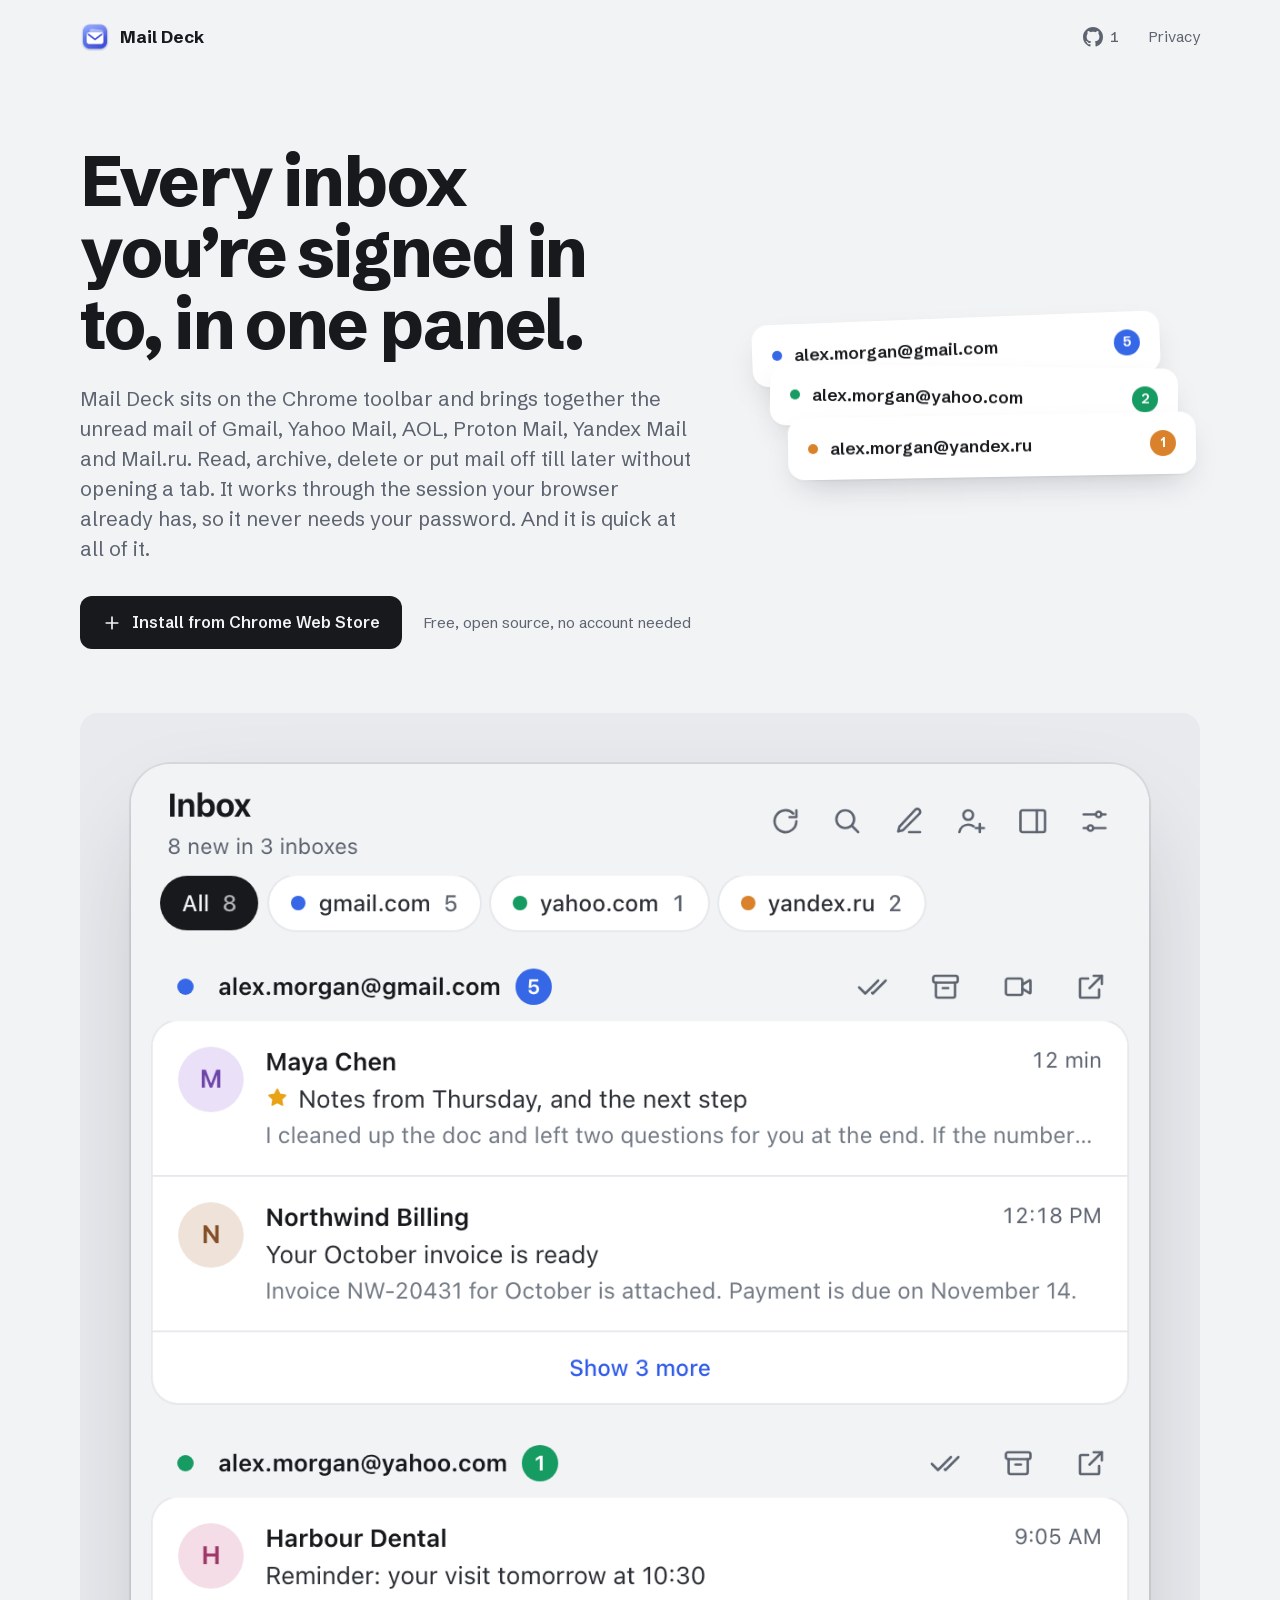
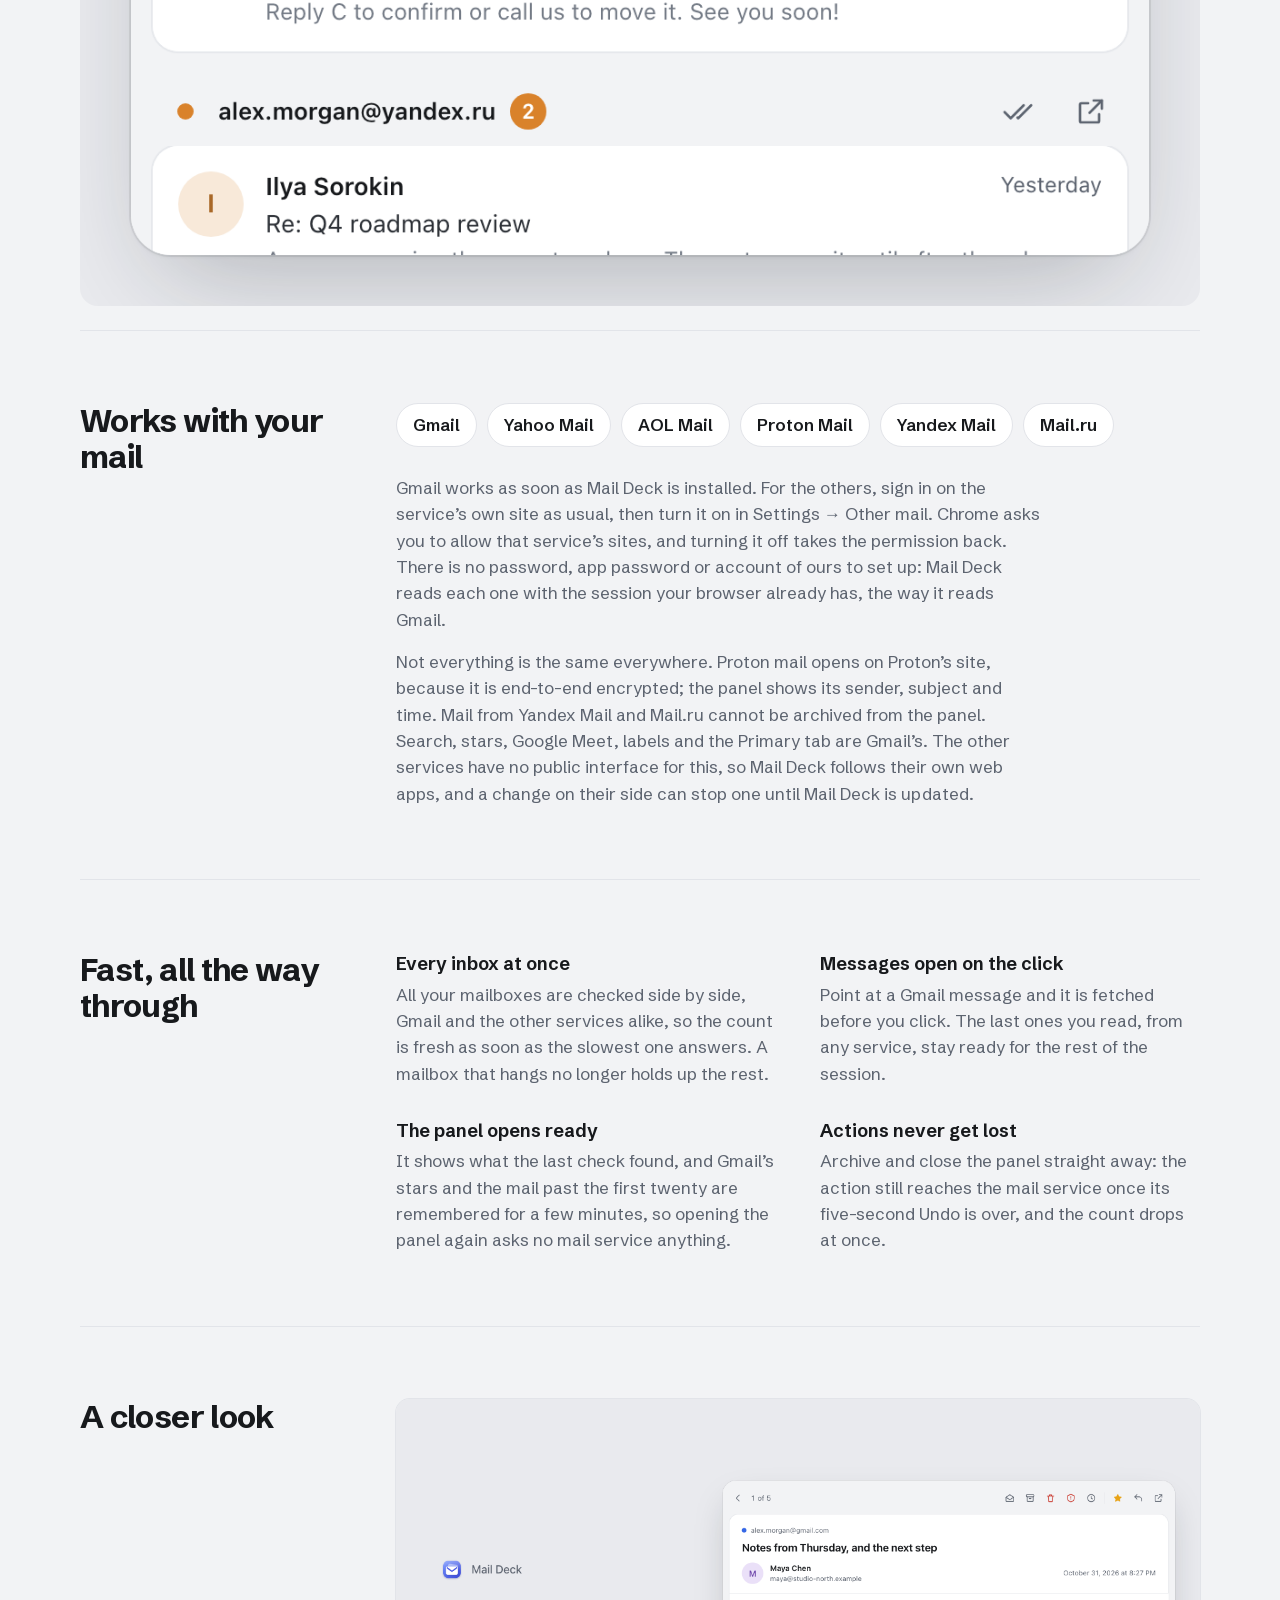
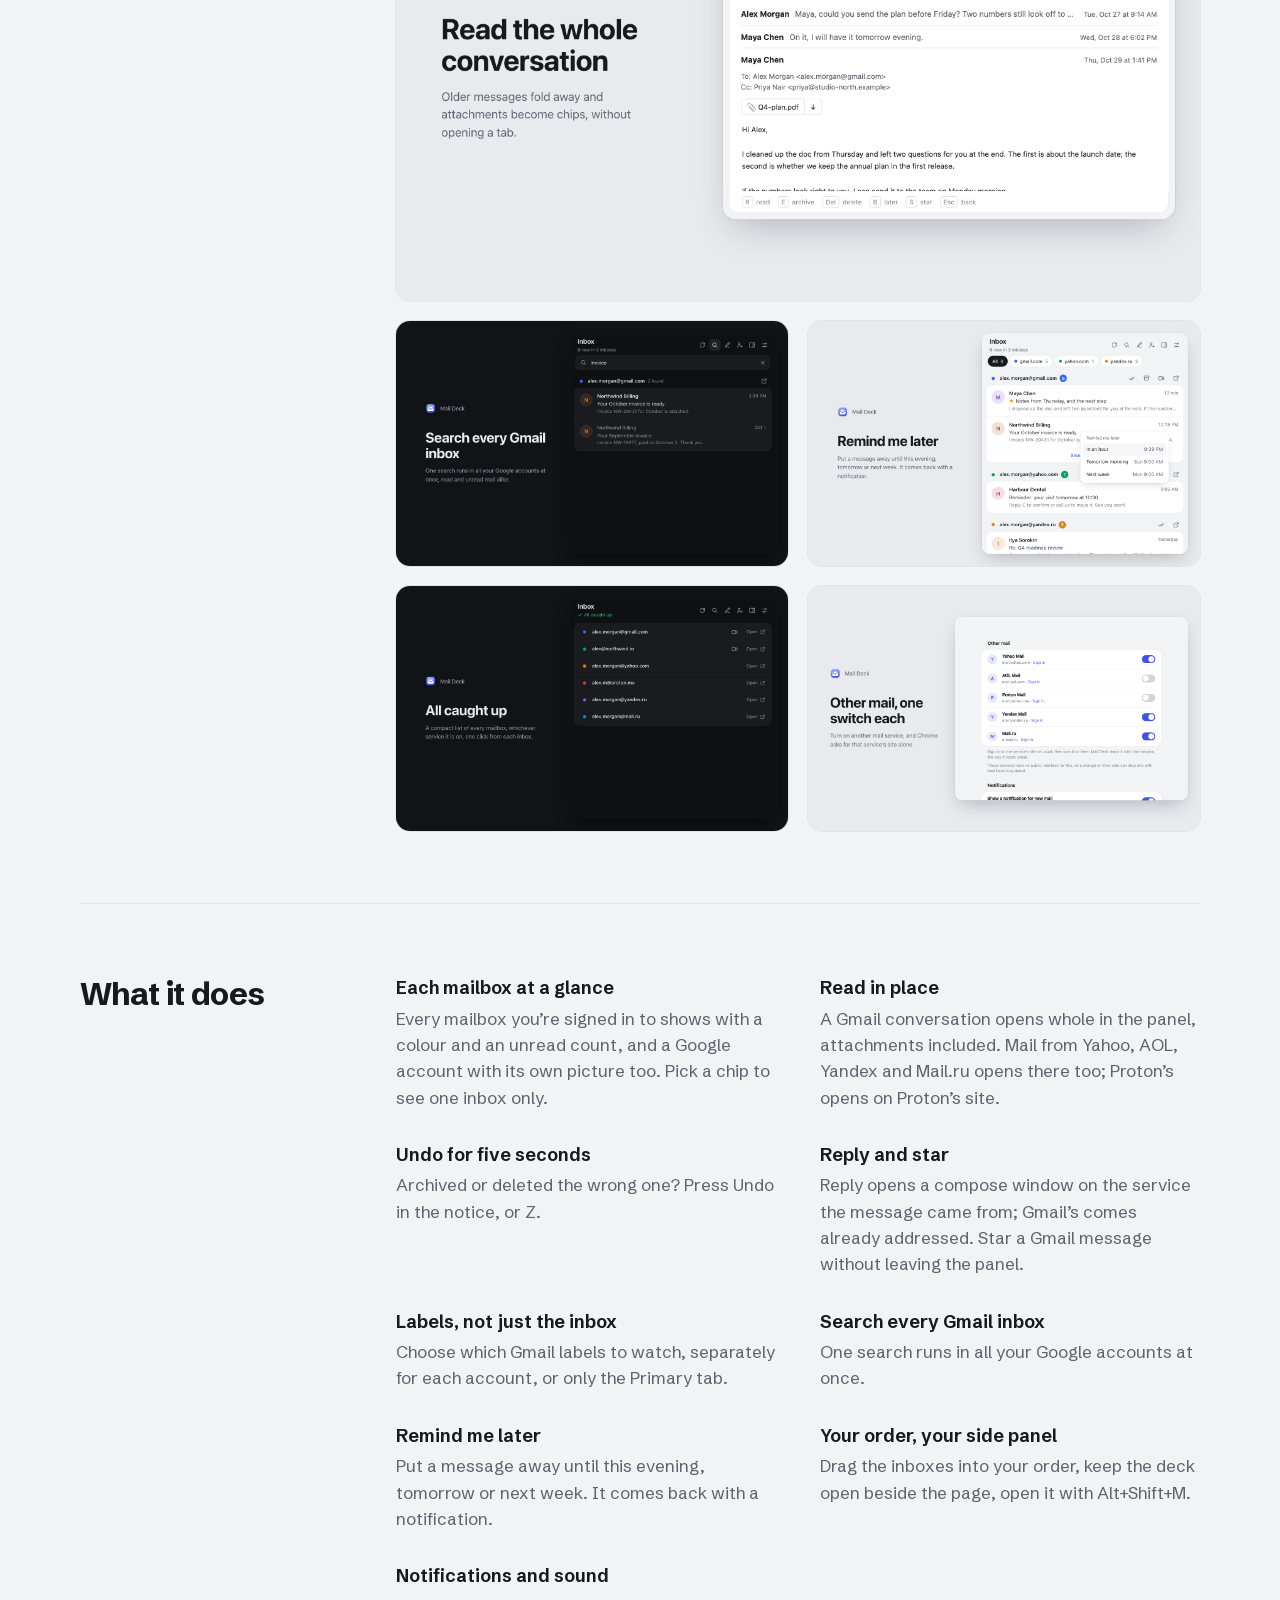
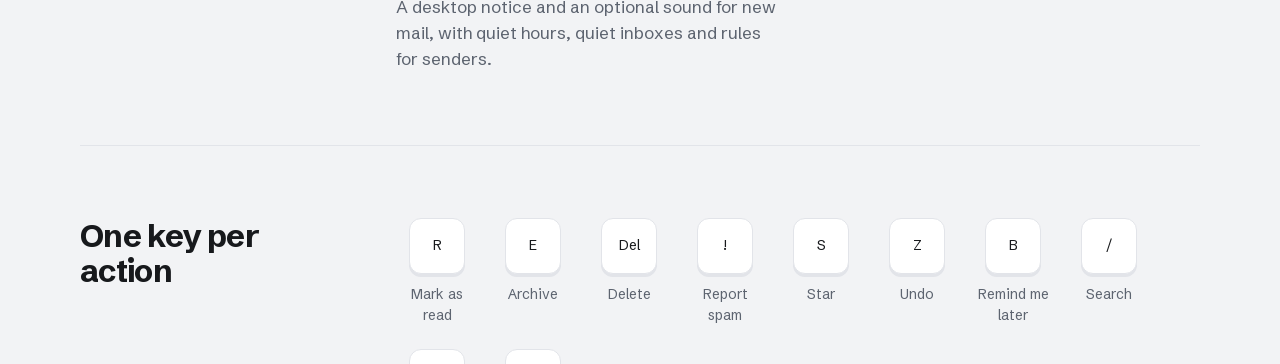
<file: docs/index.html>
<!DOCTYPE html>
<html lang="en">
<head>
  <meta charset="utf-8">
  <meta name="viewport" content="width=device-width, initial-scale=1">
  <title>Mail Deck</title>
  <meta name="description" content="Unread mail from Gmail, Yahoo Mail, AOL, Proton Mail, Yandex Mail and Mail.ru in one Chrome toolbar panel. Read, archive or delete it without opening a tab.">
  <meta property="og:title" content="Mail Deck">
  <meta property="og:description" content="Every inbox you’re signed in to, in one fast panel: Gmail, Yahoo Mail, AOL, Proton Mail, Yandex Mail and Mail.ru, with the session your browser already has.">
  <link rel="canonical" href="https://eabychkov.github.io/mail-deck/">
  <meta name="google-site-verification" content="rbf2NLE_nnhFeSo38FrEwmTpfpZyqi-4t7hF4axL8VQ">
  <meta property="og:type" content="website">
  <meta property="og:site_name" content="Mail Deck">
  <meta property="og:image" content="https://eabychkov.github.io/mail-deck/images/social.png">
  <meta property="og:image:width" content="1280">
  <meta property="og:image:height" content="640">
  <meta property="og:image:alt" content="Mail Deck: every inbox you’re signed in to, in one fast panel">
  <meta property="og:url" content="https://eabychkov.github.io/mail-deck/">
  <meta name="twitter:card" content="summary_large_image">
  <link rel="icon" type="image/png" href="favicon.png">
  <link rel="apple-touch-icon" href="icon.png">
  <script type="application/ld+json">
  {
    "@context": "https://schema.org",
    "@type": "SoftwareApplication",
    "name": "Mail Deck",
    "description": "Unread mail from Gmail, Yahoo Mail, AOL, Proton Mail, Yandex Mail and Mail.ru in one Chrome toolbar panel. Read, archive or delete it without opening a tab.",
    "url": "https://eabychkov.github.io/mail-deck/",
    "downloadUrl": "https://chromewebstore.google.com/detail/mail-deck/hjlkjemogfgkpbbnogihekjcdmafecff",
    "image": "https://eabychkov.github.io/mail-deck/images/social.png",
    "applicationCategory": "BrowserApplication",
    "operatingSystem": "Chrome",
    "offers": {
      "@type": "Offer",
      "price": "0",
      "priceCurrency": "USD"
    },
    "isAccessibleForFree": true,
    "license": "https://www.mozilla.org/MPL/1.1/",
    "codeRepository": "https://github.com/EAbychkov/mail-deck"
  }
  </script>
  <link rel="preload" href="fonts/schibsted-grotesk.woff2" as="font" type="font/woff2" crossorigin>
  <link rel="stylesheet" href="style.css">
  <script src="stars.js" defer></script>
</head>
<body>
  <header class="top wrap">
    <a class="brand" href="./"><img src="icon.png" alt="">Mail Deck</a>
    <a class="gh" href="https://github.com/EAbychkov/mail-deck" title="Source on GitHub" aria-label="Source on GitHub, stars: 1"><svg viewBox="0 0 16 16" width="20" height="20" aria-hidden="true"><path fill="currentColor" d="M8 0C3.58 0 0 3.58 0 8c0 3.54 2.29 6.53 5.47 7.59.4.07.55-.17.55-.38 0-.19-.01-.82-.01-1.49-2.01.37-2.53-.49-2.69-.94-.09-.23-.48-.94-.82-1.13-.28-.15-.68-.52-.01-.53.63-.01 1.08.58 1.23.82.72 1.21 1.87.87 2.33.66.07-.52.28-.87.51-1.07-1.78-.2-3.64-.89-3.64-3.95 0-.87.31-1.59.82-2.15-.08-.2-.36-1.02.08-2.12 0 0 .67-.21 2.2.82.64-.18 1.32-.27 2-.27.68 0 1.36.09 2 .27 1.53-1.04 2.2-.82 2.2-.82.44 1.1.16 1.92.08 2.12.51.56.82 1.27.82 2.15 0 3.07-1.87 3.75-3.65 3.95.29.25.54.73.54 1.48 0 1.07-.01 1.93-.01 2.2 0 .21.15.46.55.38A8.013 8.013 0 0 0 16 8c0-4.42-3.58-8-8-8z"/></svg><span class="stars">1</span></a>
    <a href="#privacy">Privacy</a>
  </header>

  <main>
    <section class="hero wrap">
      <div>
        <h1>Every inbox you’re signed in to, in one panel.</h1>
        <p class="lede">Mail Deck sits on the Chrome toolbar and brings together the unread mail of Gmail, Yahoo Mail, AOL, Proton Mail, Yandex Mail and Mail.ru. Read, archive, delete or put mail off till later without opening a tab. It works through the session your browser already has, so it never needs your password. And it is quick at all of it.</p>
        <div class="cta">
          <a class="install" href="https://chromewebstore.google.com/detail/mail-deck/hjlkjemogfgkpbbnogihekjcdmafecff">
            <svg viewBox="0 0 24 24" fill="none" stroke="currentColor" stroke-width="2" stroke-linecap="round" aria-hidden="true"><path d="M12 5v14M5 12h14"/></svg>
            Install from Chrome Web Store
          </a>
          <span class="note">Free, open source, no account needed</span>
        </div>
      </div>
      <div class="deck" aria-hidden="true">
        <div class="acc" style="--c: var(--blue)"><span class="dot"></span><span class="addr">alex.morgan@gmail.com</span><span class="n">5</span></div>
        <div class="acc" style="--c: var(--green)"><span class="dot"></span><span class="addr">alex.morgan@yahoo.com</span><span class="n">2</span></div>
        <div class="acc" style="--c: var(--orange)"><span class="dot"></span><span class="addr">alex.morgan@yandex.ru</span><span class="n">1</span></div>
      </div>
    </section>

    <figure class="shot wrap">
      <picture>
        <source media="(max-width: 600px) and (prefers-color-scheme: dark)" srcset="images/inbox-dark.png" width="1232" height="1312">
        <source media="(max-width: 600px)" srcset="images/inbox-light.png" width="1232" height="1312">
        <source media="(prefers-color-scheme: dark)" srcset="images/hero-dark.png">
        <img src="images/hero-light.png" width="2904" height="1312" alt="The Mail Deck panel: unread mail from Gmail, Yahoo Mail and Yandex Mail mailboxes, and an open message">
      </picture>
    </figure>

    <section class="block wrap" id="services">
      <h2>Works with your mail</h2>
      <div class="works">
        <ul class="services">
          <li>Gmail</li>
          <li>Yahoo Mail</li>
          <li>AOL Mail</li>
          <li>Proton Mail</li>
          <li>Yandex Mail</li>
          <li>Mail.ru</li>
        </ul>
        <p>Gmail works as soon as Mail Deck is installed. For the others, sign in on the service’s own site as usual, then turn it on in Settings → Other mail. Chrome asks you to allow that service’s sites, and turning it off takes the permission back. There is no password, app password or account of ours to set up: Mail Deck reads each one with the session your browser already has, the way it reads Gmail.</p>
        <p>Not everything is the same everywhere. Proton mail opens on Proton’s site, because it is end-to-end encrypted; the panel shows its sender, subject and time. Mail from Yandex Mail and Mail.ru cannot be archived from the panel. Search, stars, Google Meet, labels and the Primary tab are Gmail’s. The other services have no public interface for this, so Mail Deck follows their own web apps, and a change on their side can stop one until Mail Deck is updated.</p>
      </div>
    </section>

    <section class="block wrap">
      <h2>Fast, all the way through</h2>
      <ul class="features">
        <li>
          <h3>Every inbox at once</h3>
          <p>All your mailboxes are checked side by side, Gmail and the other services alike, so the count is fresh as soon as the slowest one answers. A mailbox that hangs no longer holds up the rest.</p>
        </li>
        <li>
          <h3>Messages open on the click</h3>
          <p>Point at a Gmail message and it is fetched before you click. The last ones you read, from any service, stay ready for the rest of the session.</p>
        </li>
        <li>
          <h3>The panel opens ready</h3>
          <p>It shows what the last check found, and Gmail’s stars and the mail past the first twenty are remembered for a few minutes, so opening the panel again asks no mail service anything.</p>
        </li>
        <li>
          <h3>Actions never get lost</h3>
          <p>Archive and close the panel straight away: the action still reaches the mail service once its five-second Undo is over, and the count drops at once.</p>
        </li>
      </ul>
    </section>

    <section class="block wrap">
      <h2>A closer look</h2>
      <div class="screens">
        <img src="images/screens/2-read.png" width="1280" height="800" loading="lazy" alt="A conversation open in the panel: older messages folded, an attachment chip">
        <img src="images/screens/3-search.png" width="1280" height="800" loading="lazy" alt="One search across two Gmail inboxes, read and unread results">
        <img src="images/screens/4-later.png" width="1280" height="800" loading="lazy" alt="The Remind me later menu over a message">
        <img src="images/screens/5-empty.png" width="1280" height="800" loading="lazy" alt="All caught up: a compact list of six mailboxes on Gmail, Yahoo Mail, Proton Mail, Yandex Mail and Mail.ru">
        <img src="images/screens/6-settings.png" width="1280" height="800" loading="lazy" alt="Settings: Other mail, with a switch for each mail service">
      </div>
    </section>

    <section class="block wrap">
      <h2>What it does</h2>
      <ul class="features">
        <li>
          <h3>Each mailbox at a glance</h3>
          <p>Every mailbox you’re signed in to shows with a colour and an unread count, and a Google account with its own picture too. Pick a chip to see one inbox only.</p>
        </li>
        <li>
          <h3>Read in place</h3>
          <p>A Gmail conversation opens whole in the panel, attachments included. Mail from Yahoo, AOL, Yandex and Mail.ru opens there too; Proton’s opens on Proton’s site.</p>
        </li>
        <li>
          <h3>Undo for five seconds</h3>
          <p>Archived or deleted the wrong one? Press Undo in the notice, or Z.</p>
        </li>
        <li>
          <h3>Reply and star</h3>
          <p>Reply opens a compose window on the service the message came from; Gmail’s comes already addressed. Star a Gmail message without leaving the panel.</p>
        </li>
        <li>
          <h3>Labels, not just the inbox</h3>
          <p>Choose which Gmail labels to watch, separately for each account, or only the Primary tab.</p>
        </li>
        <li>
          <h3>Search every Gmail inbox</h3>
          <p>One search runs in all your Google accounts at once.</p>
        </li>
        <li>
          <h3>Remind me later</h3>
          <p>Put a message away until this evening, tomorrow or next week. It comes back with a notification.</p>
        </li>
        <li>
          <h3>Your order, your side panel</h3>
          <p>Drag the inboxes into your order, keep the deck open beside the page, open it with Alt+Shift+M.</p>
        </li>
        <li>
          <h3>Notifications and sound</h3>
          <p>A desktop notice and an optional sound for new mail, with quiet hours, quiet inboxes and rules for senders.</p>
        </li>
      </ul>
    </section>

    <section class="block wrap">
      <h2>One key per action</h2>
      <ul class="keys">
        <li><kbd>R</kbd>Mark as read</li>
        <li><kbd>E</kbd>Archive</li>
        <li><kbd>Del</kbd>Delete</li>
        <li><kbd>!</kbd>Report spam</li>
        <li><kbd>S</kbd>Star</li>
        <li><kbd>Z</kbd>Undo</li>
        <li><kbd>B</kbd>Remind me later</li>
        <li><kbd>/</kbd>Search</li>
        <li><kbd>O</kbd>Open in the web app</li>
        <li><kbd>J</kbd>Next message</li>
      </ul>
      <p class="after">The keys go by position, so they work with any keyboard layout. Star and search are for Gmail; archive works everywhere but Yandex Mail and Mail.ru.</p>
    </section>

    <section class="block quiet wrap" id="privacy">
      <h2>Nothing in between</h2>
      <div>
        <p>Mail Deck has no servers and no analytics. It talks only to Google and to the mail services you turn on, each with the session your browser already has, and never sees your password.</p>
        <p><a href="privacy.html">Read the privacy policy</a></p>
      </div>
    </section>
  </main>

  <footer class="foot wrap">
    <p>Mail Deck is not made by or affiliated with Google, Yahoo, AOL, Proton, Yandex or VK. Gmail is a trademark of Google LLC; the other names belong to their owners.</p>
    <a href="https://github.com/EAbychkov/mail-deck">GitHub</a>
    <a href="https://github.com/EAbychkov/mail-deck/issues">Report a problem</a>
    <a href="privacy.html">Privacy</a>
  </footer>
</body>
</html>
</file>
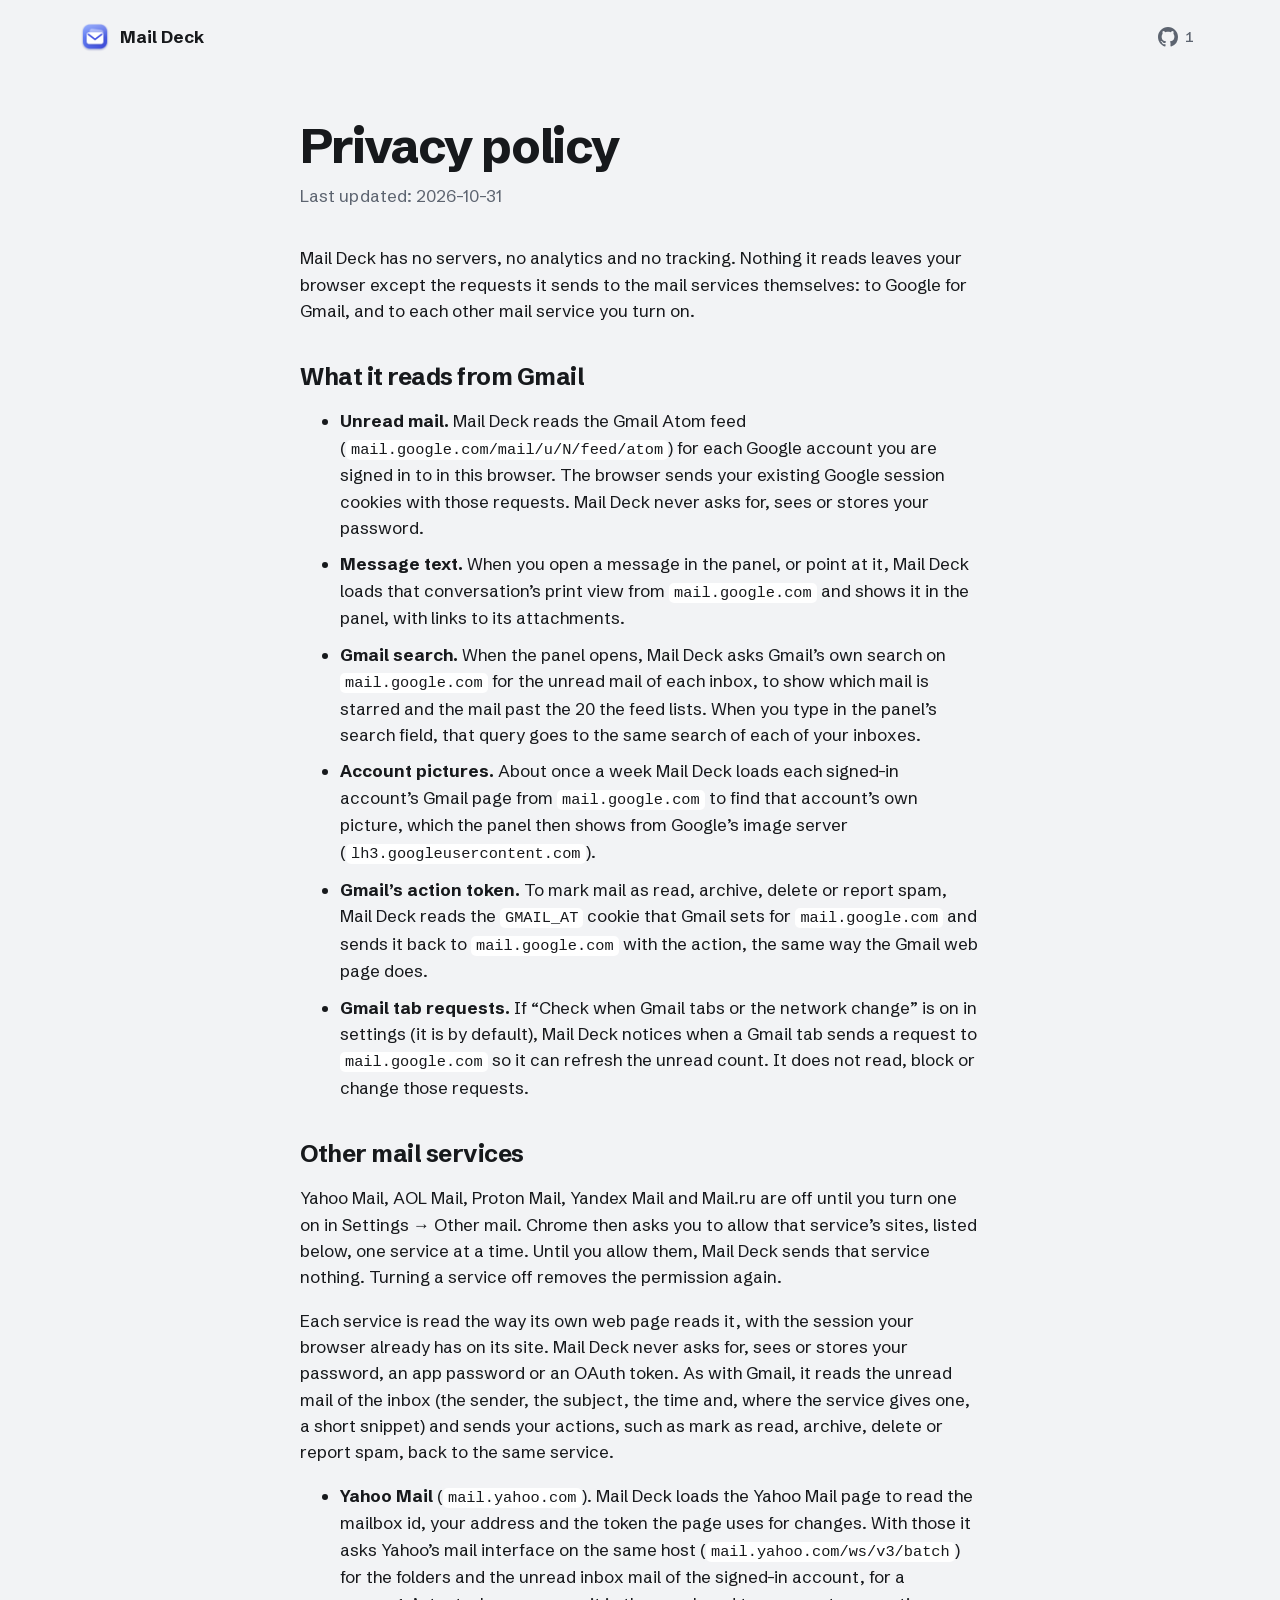
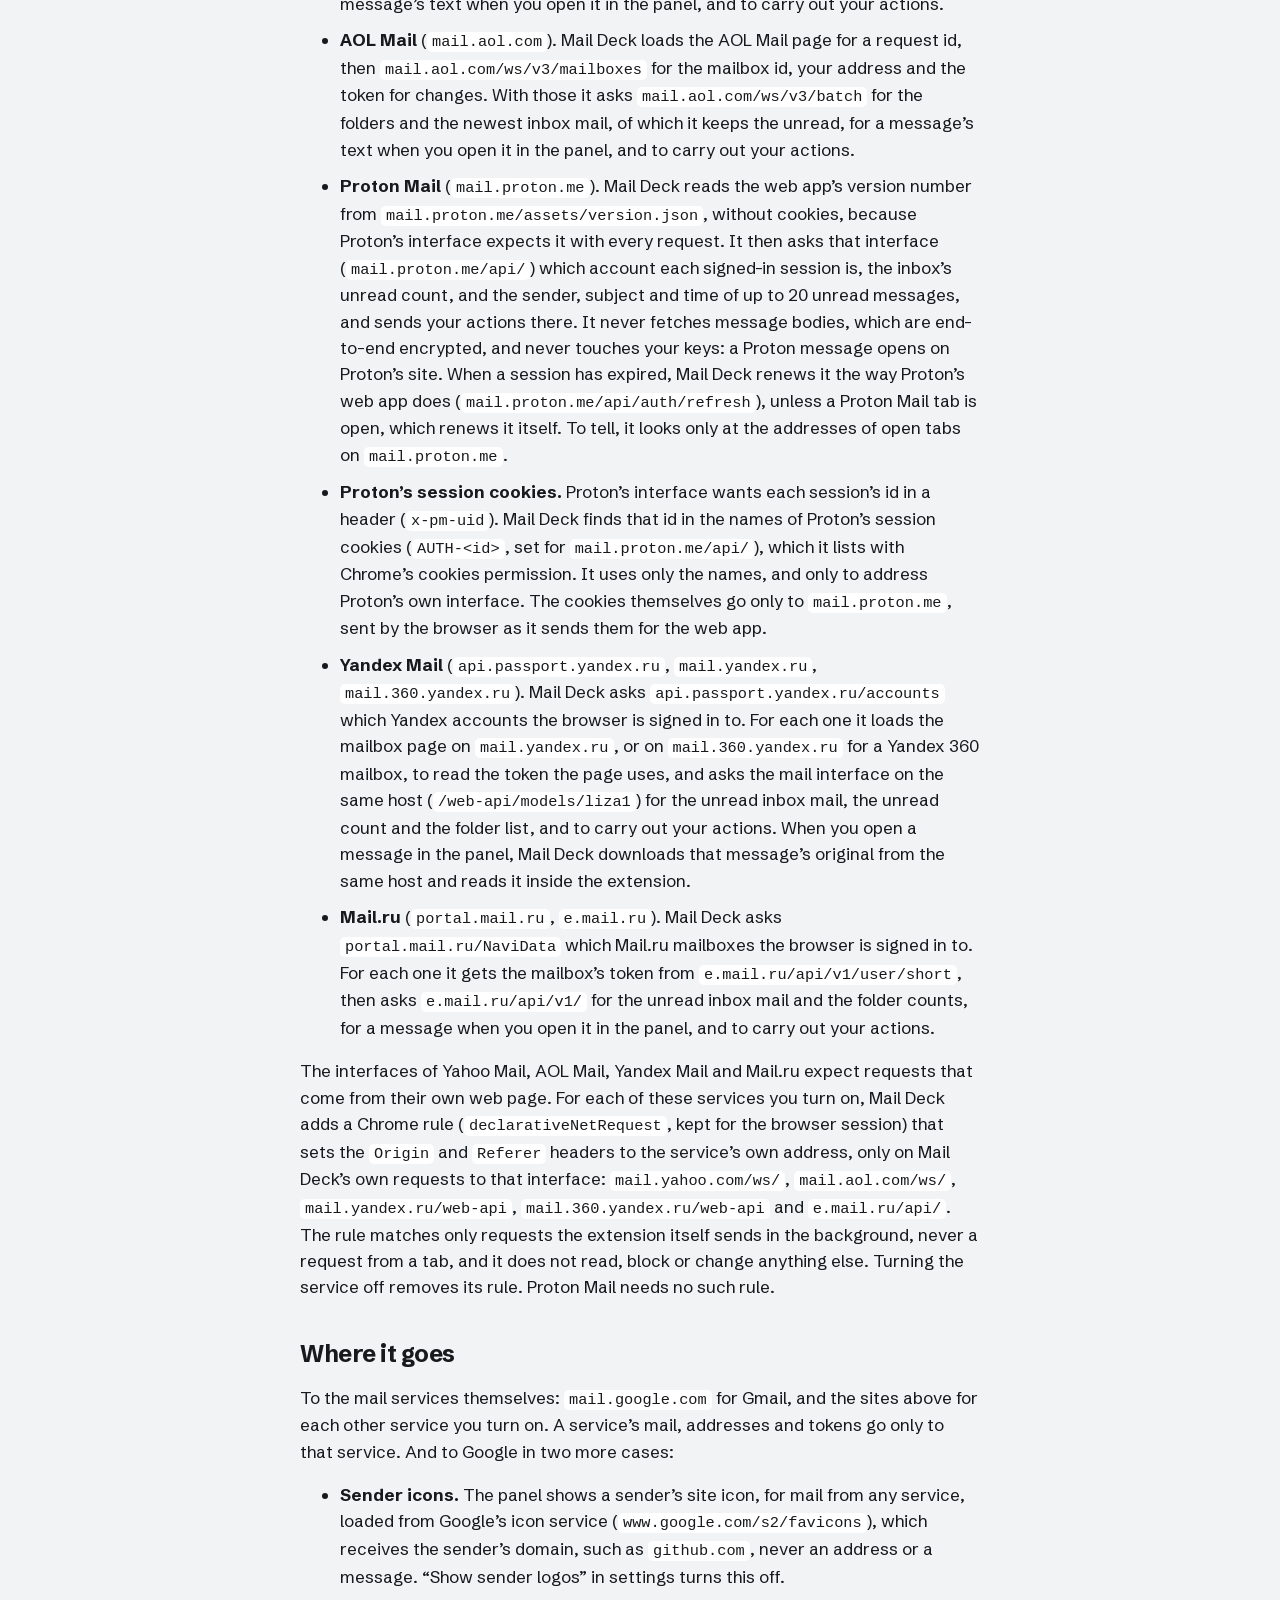
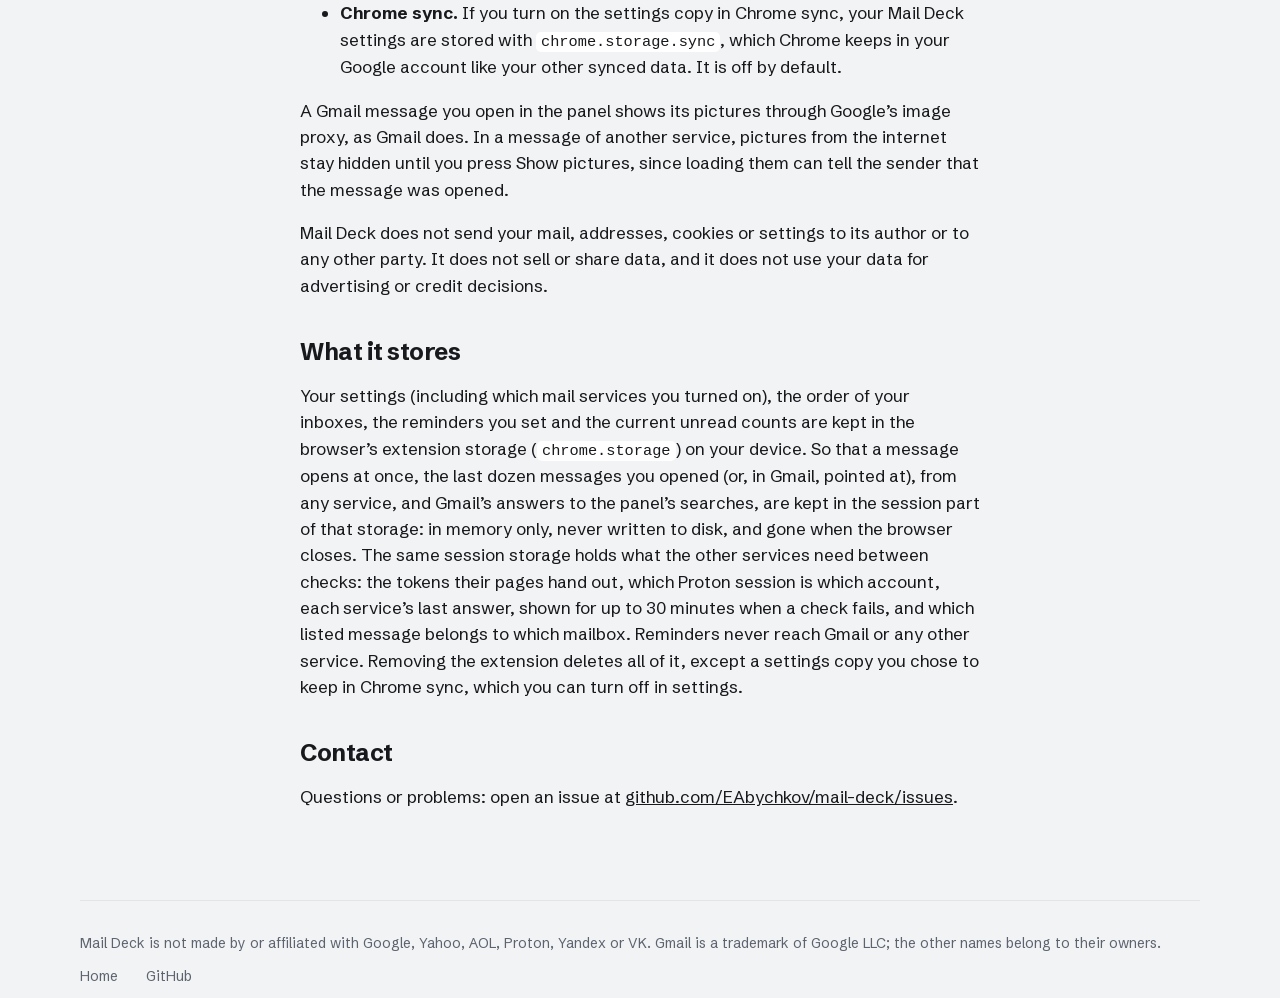
<file: docs/privacy.html>
<!DOCTYPE html>
<html lang="en">
<head>
  <meta charset="utf-8">
  <meta name="viewport" content="width=device-width, initial-scale=1">
  <title>Privacy policy · Mail Deck</title>
  <meta name="description" content="Mail Deck has no servers, no analytics and no tracking.">
  <link rel="canonical" href="https://eabychkov.github.io/mail-deck/privacy.html">
  <meta property="og:title" content="Privacy policy · Mail Deck">
  <meta property="og:description" content="Mail Deck has no servers, no analytics and no tracking.">
  <meta property="og:image" content="https://eabychkov.github.io/mail-deck/images/social.png">
  <meta name="twitter:card" content="summary_large_image">
  <link rel="icon" type="image/png" href="favicon.png">
  <link rel="apple-touch-icon" href="icon.png">
  <link rel="preload" href="fonts/schibsted-grotesk.woff2" as="font" type="font/woff2" crossorigin>
  <link rel="stylesheet" href="style.css">
  <script src="stars.js" defer></script>
</head>
<body>
  <header class="top wrap">
    <a class="brand" href="./"><img src="icon.png" alt="">Mail Deck</a>
    <a class="gh" href="https://github.com/EAbychkov/mail-deck" title="Source on GitHub" aria-label="Source on GitHub, stars: 1"><svg viewBox="0 0 16 16" width="20" height="20" aria-hidden="true"><path fill="currentColor" d="M8 0C3.58 0 0 3.58 0 8c0 3.54 2.29 6.53 5.47 7.59.4.07.55-.17.55-.38 0-.19-.01-.82-.01-1.49-2.01.37-2.53-.49-2.69-.94-.09-.23-.48-.94-.82-1.13-.28-.15-.68-.52-.01-.53.63-.01 1.08.58 1.23.82.72 1.21 1.87.87 2.33.66.07-.52.28-.87.51-1.07-1.78-.2-3.64-.89-3.64-3.95 0-.87.31-1.59.82-2.15-.08-.2-.36-1.02.08-2.12 0 0 .67-.21 2.2.82.64-.18 1.32-.27 2-.27.68 0 1.36.09 2 .27 1.53-1.04 2.2-.82 2.2-.82.44 1.1.16 1.92.08 2.12.51.56.82 1.27.82 2.15 0 3.07-1.87 3.75-3.65 3.95.29.25.54.73.54 1.48 0 1.07-.01 1.93-.01 2.2 0 .21.15.46.55.38A8.013 8.013 0 0 0 16 8c0-4.42-3.58-8-8-8z"/></svg><span class="stars">1</span></a>
  </header>

  <main class="doc wrap">
    <h1>Privacy policy</h1>
    <p class="date">Last updated: 2026-10-31</p>

    <p>Mail Deck has no servers, no analytics and no tracking. Nothing it reads leaves your browser except the requests it sends to the mail services themselves: to Google for Gmail, and to each other mail service you turn on.</p>

    <h2>What it reads from Gmail</h2>
    <ul>
      <li><strong>Unread mail.</strong> Mail Deck reads the Gmail Atom feed (<code>mail.google.com/mail/u/N/feed/atom</code>) for each Google account you are signed in to in this browser. The browser sends your existing Google session cookies with those requests. Mail Deck never asks for, sees or stores your password.</li>
      <li><strong>Message text.</strong> When you open a message in the panel, or point at it, Mail Deck loads that conversation’s print view from <code>mail.google.com</code> and shows it in the panel, with links to its attachments.</li>
      <li><strong>Gmail search.</strong> When the panel opens, Mail Deck asks Gmail’s own search on <code>mail.google.com</code> for the unread mail of each inbox, to show which mail is starred and the mail past the 20 the feed lists. When you type in the panel’s search field, that query goes to the same search of each of your inboxes.</li>
      <li><strong>Account pictures.</strong> About once a week Mail Deck loads each signed-in account’s Gmail page from <code>mail.google.com</code> to find that account’s own picture, which the panel then shows from Google’s image server (<code>lh3.googleusercontent.com</code>).</li>
      <li><strong>Gmail’s action token.</strong> To mark mail as read, archive, delete or report spam, Mail Deck reads the <code>GMAIL_AT</code> cookie that Gmail sets for <code>mail.google.com</code> and sends it back to <code>mail.google.com</code> with the action, the same way the Gmail web page does.</li>
      <li><strong>Gmail tab requests.</strong> If “Check when Gmail tabs or the network change” is on in settings (it is by default), Mail Deck notices when a Gmail tab sends a request to <code>mail.google.com</code> so it can refresh the unread count. It does not read, block or change those requests.</li>
    </ul>

    <h2>Other mail services</h2>
    <p>Yahoo Mail, AOL Mail, Proton Mail, Yandex Mail and Mail.ru are off until you turn one on in Settings → Other mail. Chrome then asks you to allow that service’s sites, listed below, one service at a time. Until you allow them, Mail Deck sends that service nothing. Turning a service off removes the permission again.</p>
    <p>Each service is read the way its own web page reads it, with the session your browser already has on its site. Mail Deck never asks for, sees or stores your password, an app password or an OAuth token. As with Gmail, it reads the unread mail of the inbox (the sender, the subject, the time and, where the service gives one, a short snippet) and sends your actions, such as mark as read, archive, delete or report spam, back to the same service.</p>
    <ul>
      <li><strong>Yahoo Mail</strong> (<code>mail.yahoo.com</code>). Mail Deck loads the Yahoo Mail page to read the mailbox id, your address and the token the page uses for changes. With those it asks Yahoo’s mail interface on the same host (<code>mail.yahoo.com/ws/v3/batch</code>) for the folders and the unread inbox mail of the signed-in account, for a message’s text when you open it in the panel, and to carry out your actions.</li>
      <li><strong>AOL Mail</strong> (<code>mail.aol.com</code>). Mail Deck loads the AOL Mail page for a request id, then <code>mail.aol.com/ws/v3/mailboxes</code> for the mailbox id, your address and the token for changes. With those it asks <code>mail.aol.com/ws/v3/batch</code> for the folders and the newest inbox mail, of which it keeps the unread, for a message’s text when you open it in the panel, and to carry out your actions.</li>
      <li><strong>Proton Mail</strong> (<code>mail.proton.me</code>). Mail Deck reads the web app’s version number from <code>mail.proton.me/assets/version.json</code>, without cookies, because Proton’s interface expects it with every request. It then asks that interface (<code>mail.proton.me/api/</code>) which account each signed-in session is, the inbox’s unread count, and the sender, subject and time of up to 20 unread messages, and sends your actions there. It never fetches message bodies, which are end-to-end encrypted, and never touches your keys: a Proton message opens on Proton’s site. When a session has expired, Mail Deck renews it the way Proton’s web app does (<code>mail.proton.me/api/auth/refresh</code>), unless a Proton Mail tab is open, which renews it itself. To tell, it looks only at the addresses of open tabs on <code>mail.proton.me</code>.</li>
      <li><strong>Proton’s session cookies.</strong> Proton’s interface wants each session’s id in a header (<code>x-pm-uid</code>). Mail Deck finds that id in the names of Proton’s session cookies (<code>AUTH-&lt;id&gt;</code>, set for <code>mail.proton.me/api/</code>), which it lists with Chrome’s cookies permission. It uses only the names, and only to address Proton’s own interface. The cookies themselves go only to <code>mail.proton.me</code>, sent by the browser as it sends them for the web app.</li>
      <li><strong>Yandex Mail</strong> (<code>api.passport.yandex.ru</code>, <code>mail.yandex.ru</code>, <code>mail.360.yandex.ru</code>). Mail Deck asks <code>api.passport.yandex.ru/accounts</code> which Yandex accounts the browser is signed in to. For each one it loads the mailbox page on <code>mail.yandex.ru</code>, or on <code>mail.360.yandex.ru</code> for a Yandex 360 mailbox, to read the token the page uses, and asks the mail interface on the same host (<code>/web-api/models/liza1</code>) for the unread inbox mail, the unread count and the folder list, and to carry out your actions. When you open a message in the panel, Mail Deck downloads that message’s original from the same host and reads it inside the extension.</li>
      <li><strong>Mail.ru</strong> (<code>portal.mail.ru</code>, <code>e.mail.ru</code>). Mail Deck asks <code>portal.mail.ru/NaviData</code> which Mail.ru mailboxes the browser is signed in to. For each one it gets the mailbox’s token from <code>e.mail.ru/api/v1/user/short</code>, then asks <code>e.mail.ru/api/v1/</code> for the unread inbox mail and the folder counts, for a message when you open it in the panel, and to carry out your actions.</li>
    </ul>
    <p>The interfaces of Yahoo Mail, AOL Mail, Yandex Mail and Mail.ru expect requests that come from their own web page. For each of these services you turn on, Mail Deck adds a Chrome rule (<code>declarativeNetRequest</code>, kept for the browser session) that sets the <code>Origin</code> and <code>Referer</code> headers to the service’s own address, only on Mail Deck’s own requests to that interface: <code>mail.yahoo.com/ws/</code>, <code>mail.aol.com/ws/</code>, <code>mail.yandex.ru/web-api</code>, <code>mail.360.yandex.ru/web-api</code> and <code>e.mail.ru/api/</code>. The rule matches only requests the extension itself sends in the background, never a request from a tab, and it does not read, block or change anything else. Turning the service off removes its rule. Proton Mail needs no such rule.</p>

    <h2>Where it goes</h2>
    <p>To the mail services themselves: <code>mail.google.com</code> for Gmail, and the sites above for each other service you turn on. A service’s mail, addresses and tokens go only to that service. And to Google in two more cases:</p>
    <ul>
      <li><strong>Sender icons.</strong> The panel shows a sender’s site icon, for mail from any service, loaded from Google’s icon service (<code>www.google.com/s2/favicons</code>), which receives the sender’s domain, such as <code>github.com</code>, never an address or a message. “Show sender logos” in settings turns this off.</li>
      <li><strong>Chrome sync.</strong> If you turn on the settings copy in Chrome sync, your Mail Deck settings are stored with <code>chrome.storage.sync</code>, which Chrome keeps in your Google account like your other synced data. It is off by default.</li>
    </ul>
    <p>A Gmail message you open in the panel shows its pictures through Google’s image proxy, as Gmail does. In a message of another service, pictures from the internet stay hidden until you press Show pictures, since loading them can tell the sender that the message was opened.</p>
    <p>Mail Deck does not send your mail, addresses, cookies or settings to its author or to any other party. It does not sell or share data, and it does not use your data for advertising or credit decisions.</p>

    <h2>What it stores</h2>
    <p>Your settings (including which mail services you turned on), the order of your inboxes, the reminders you set and the current unread counts are kept in the browser’s extension storage (<code>chrome.storage</code>) on your device. So that a message opens at once, the last dozen messages you opened (or, in Gmail, pointed at), from any service, and Gmail’s answers to the panel’s searches, are kept in the session part of that storage: in memory only, never written to disk, and gone when the browser closes. The same session storage holds what the other services need between checks: the tokens their pages hand out, which Proton session is which account, each service’s last answer, shown for up to 30 minutes when a check fails, and which listed message belongs to which mailbox. Reminders never reach Gmail or any other service. Removing the extension deletes all of it, except a settings copy you chose to keep in Chrome sync, which you can turn off in settings.</p>

    <h2>Contact</h2>
    <p>Questions or problems: open an issue at <a href="https://github.com/EAbychkov/mail-deck/issues">github.com/EAbychkov/mail-deck/issues</a>.</p>
  </main>

  <footer class="foot wrap">
    <p>Mail Deck is not made by or affiliated with Google, Yahoo, AOL, Proton, Yandex or VK. Gmail is a trademark of Google LLC; the other names belong to their owners.</p>
    <a href="./">Home</a>
    <a href="https://github.com/EAbychkov/mail-deck">GitHub</a>
  </footer>
</body>
</html>
</file>
<file: docs/style.css>
@font-face {
  font-family: 'Schibsted Grotesk';
  font-style: normal;
  font-weight: 400 800;
  font-display: swap;
  src: url(fonts/schibsted-grotesk.woff2) format('woff2');
}

/* the panel's own colours, so the page and the product look like one thing */
:root {
  --paper: #f2f3f5;
  --card: #ffffff;
  --ink: #17191c;
  --muted: #5d6470;
  --line: #e2e4e9;
  --accent: #4352e3;
  --focus: #2f5bea;
  --blue: #3567e6;
  --green: #169b62;
  --orange: #d9822b;
  --lift: 0 1px 2px rgba(22, 27, 36, .06), 0 14px 34px -14px rgba(22, 27, 36, .28);
  color-scheme: light;
}
@media (prefers-color-scheme: dark) {
  :root {
    --paper: #0f1012;
    --card: #1a1b1e;
    --ink: #ececef;
    --muted: #9a9ea6;
    --line: #2a2b30;
    --accent: #8a9cff;
    --focus: #8aa6ff;
    --blue: #5b86f2;
    --green: #2fb57a;
    --orange: #e79a4d;
    --lift: 0 1px 2px rgba(0, 0, 0, .4), 0 14px 34px -14px rgba(0, 0, 0, .75);
    color-scheme: dark;
  }
}

* {
  box-sizing: border-box;
}
html {
  -webkit-text-size-adjust: 100%;
}
body {
  margin: 0;
  background: var(--paper);
  color: var(--ink);
  font: 400 17px/1.55 'Schibsted Grotesk', -apple-system, BlinkMacSystemFont, 'Segoe UI', sans-serif;
  -webkit-font-smoothing: antialiased;
}
a {
  color: inherit;
}
a:focus-visible {
  outline: 2px solid var(--focus);
  outline-offset: 3px;
  border-radius: 4px;
}
img {
  display: block;
  max-width: 100%;
  height: auto;
}
.wrap {
  width: min(1120px, 100% - 32px);
  margin-inline: auto;
}

/* top line */
.top {
  display: flex;
  align-items: center;
  gap: 24px;
  padding-block: 22px;
}
.brand {
  display: flex;
  align-items: center;
  gap: 10px;
  margin-right: auto;
  font-weight: 700;
  font-size: 17px;
  text-decoration: none;
}
.brand img {
  width: 30px;
  height: 30px;
}
.top a:not(.brand) {
  color: var(--muted);
  font-size: 15px;
  text-decoration: none;
}
.top a:not(.brand):hover {
  color: var(--ink);
}
.top .gh {
  display: inline-flex;
  align-items: center;
  gap: 7px;
  margin: -6px -4px;
  padding: 6px 10px;
  border-radius: 8px;
  font-weight: 500;
  font-variant-numeric: tabular-nums;
}
.top .gh:hover {
  background: var(--line);
}
.gh svg {
  flex: none;
}

/* buttons */
.install {
  display: inline-flex;
  align-items: center;
  gap: 10px;
  padding: 14px 22px;
  border-radius: 12px;
  background: var(--ink);
  color: var(--paper);
  font-weight: 600;
  font-size: 16px;
  text-decoration: none;
  transition: transform .15s;
}
.install:hover {
  transform: translateY(-1px);
}
.install svg {
  width: 20px;
  height: 20px;
}

/* first screen */
.hero {
  display: grid;
  grid-template-columns: minmax(0, 1.15fr) minmax(0, .85fr);
  align-items: center;
  gap: 56px;
  padding-block: 72px 64px;
}
h1 {
  margin: 0;
  font-size: clamp(40px, 6.2vw, 70px);
  font-weight: 750;
  line-height: 1.02;
  letter-spacing: -.03em;
  text-wrap: balance;
}
.lede {
  max-width: 34em;
  margin: 24px 0 32px;
  color: var(--muted);
  font-size: 20px;
  line-height: 1.5;
}
.cta {
  display: flex;
  flex-wrap: wrap;
  align-items: center;
  gap: 14px 22px;
}
.cta .note {
  color: var(--muted);
  font-size: 15px;
}

/* the deck: one line per signed-in account, dealt on top of each other */
.deck {
  position: relative;
  display: grid;
  gap: 0;
  padding: 8px 40px 8px 4px;
}
.acc {
  display: flex;
  align-items: center;
  gap: 12px;
  padding: 18px 20px;
  border-radius: 16px;
  background: var(--card);
  box-shadow: var(--lift);
  font-size: 17px;
  font-weight: 600;
  white-space: nowrap;
  animation: deal .55s cubic-bezier(.2, .8, .2, 1) both;
}
.acc + .acc {
  margin-top: -14px;
}
.acc:nth-child(1) {
  transform: translateX(0) rotate(-2.2deg);
  animation-delay: .05s;
}
.acc:nth-child(2) {
  transform: translateX(18px) rotate(.8deg);
  animation-delay: .17s;
}
.acc:nth-child(3) {
  transform: translateX(36px) rotate(-1deg);
  animation-delay: .29s;
}
.acc .dot {
  flex: none;
  width: 10px;
  height: 10px;
  border-radius: 50%;
  background: var(--c);
}
.acc .addr {
  min-width: 0;
  overflow: hidden;
  text-overflow: ellipsis;
}
.acc .n {
  flex: none;
  display: grid;
  place-items: center;
  min-width: 26px;
  height: 26px;
  margin-left: auto;
  padding: 0 7px;
  border-radius: 13px;
  background: var(--c);
  color: #fff;
  font-size: 14px;
  font-weight: 650;
}
@keyframes deal {
  from {
    opacity: 0;
    translate: 0 -40px;
  }
}

/* screenshot */
.shot {
  margin-block: 0;
  padding-bottom: 24px;
}
.shot img {
  width: 100%;
  border-radius: 18px;
}

/* sections */
.block {
  display: grid;
  grid-template-columns: 260px minmax(0, 1fr);
  gap: 40px 56px;
  padding-block: 72px;
  border-top: 1px solid var(--line);
}
h2 {
  margin: 0;
  font-size: 32px;
  font-weight: 700;
  line-height: 1.12;
  letter-spacing: -.02em;
}
.features {
  display: grid;
  grid-template-columns: 1fr 1fr;
  gap: 32px 44px;
  min-width: 0;
  margin: 0;
  padding: 0;
  list-style: none;
}
.features h3 {
  margin: 0 0 6px;
  font-size: 18px;
  font-weight: 650;
  line-height: 1.3;
}
.features p {
  margin: 0;
  color: var(--muted);
}

/* the mail services: plain names, no logos */
.works {
  min-width: 0;
}
.services {
  display: flex;
  flex-wrap: wrap;
  gap: 10px;
  margin: 0 0 28px;
  padding: 0;
  list-style: none;
}
.services li {
  padding: 8px 16px;
  border: 1px solid var(--line);
  border-radius: 999px;
  background: var(--card);
  font-weight: 600;
  white-space: nowrap;
}
.works p {
  max-width: 38em;
  margin: 0 0 16px;
  color: var(--muted);
}
.works p:last-child {
  margin-bottom: 0;
}

/* screens: two to a row, the store's pictures */
.screens {
  display: grid;
  grid-template-columns: 1fr 1fr;
  gap: 20px;
  min-width: 0;
}
.screens img {
  width: 100%;
  height: auto;
  border-radius: 14px;
  box-shadow: 0 0 0 1px var(--line);
}
.screens img:first-child {
  grid-column: 1 / -1;
}

/* keys */
.keys {
  display: flex;
  flex-wrap: wrap;
  gap: 22px 14px;
  margin: 0;
  padding: 0;
  list-style: none;
}
.keys li {
  display: grid;
  grid-template-rows: auto 1fr;
  justify-items: center;
  gap: 10px;
  width: 82px;
  color: var(--muted);
  font-size: 14px;
  text-align: center;
}
kbd {
  display: grid;
  place-items: center;
  min-width: 56px;
  height: 56px;
  padding: 0 12px;
  border: 1px solid var(--line);
  border-radius: 12px;
  background: var(--card);
  box-shadow: 0 3px 0 var(--line);
  color: var(--ink);
  font: 600 19px/1 inherit;
  font-family: inherit;
}
.after {
  grid-column: 2;
  margin: 0;
  color: var(--muted);
  font-size: 15px;
}

/* privacy */
.quiet p {
  max-width: 36em;
  margin: 0 0 16px;
  font-size: 20px;
  line-height: 1.5;
}
.quiet a {
  color: var(--accent);
  font-weight: 600;
  text-underline-offset: 3px;
}

/* foot */
.foot {
  display: flex;
  flex-wrap: wrap;
  gap: 12px 28px;
  padding-block: 32px 48px;
  border-top: 1px solid var(--line);
  color: var(--muted);
  font-size: 14px;
}
.foot p {
  margin: 0 auto 0 0;
}
.foot a {
  text-decoration: none;
}
.foot a:hover {
  color: var(--ink);
}

/* the privacy page */
.doc {
  max-width: 680px;
  padding-block: 48px 72px;
}
.doc h1 {
  font-size: clamp(34px, 5vw, 48px);
}
.doc .date {
  margin: 12px 0 36px;
  color: var(--muted);
}
.doc h2 {
  margin: 40px 0 12px;
  font-size: 24px;
}
.doc p,
.doc li {
  color: var(--ink);
}
.doc li + li {
  margin-top: 10px;
}
.doc code {
  padding: 1px 5px;
  border-radius: 5px;
  background: var(--card);
  font-size: .9em;
}

@media (max-width: 900px) {
  .hero {
    grid-template-columns: minmax(0, 1fr);
    gap: 48px;
    padding-block: 40px;
  }
  .deck {
    max-width: 460px;
  }
  .block {
    grid-template-columns: minmax(0, 1fr);
    gap: 28px;
    padding-block: 56px;
  }
  .after {
    grid-column: 1;
  }
}
@media (max-width: 600px) {
  .lede,
  .quiet p {
    font-size: 18px;
  }
  .features {
    grid-template-columns: 1fr;
  }
  .screens {
    grid-template-columns: 1fr;
  }
  .acc {
    font-size: 15px;
    padding: 15px 16px;
  }
  .deck {
    padding-right: 24px;
  }
  .acc:nth-child(2) {
    transform: translateX(12px) rotate(.8deg);
  }
  .acc:nth-child(3) {
    transform: translateX(24px) rotate(-1deg);
  }
  .keys {
    display: grid;
    grid-template-columns: repeat(4, minmax(0, 1fr));
    gap: 20px 8px;
  }
  .keys li {
    width: auto;
  }
}
@media (prefers-reduced-motion: reduce) {
  .acc {
    animation: none;
  }
  .install {
    transition: none;
  }
}
</file>
